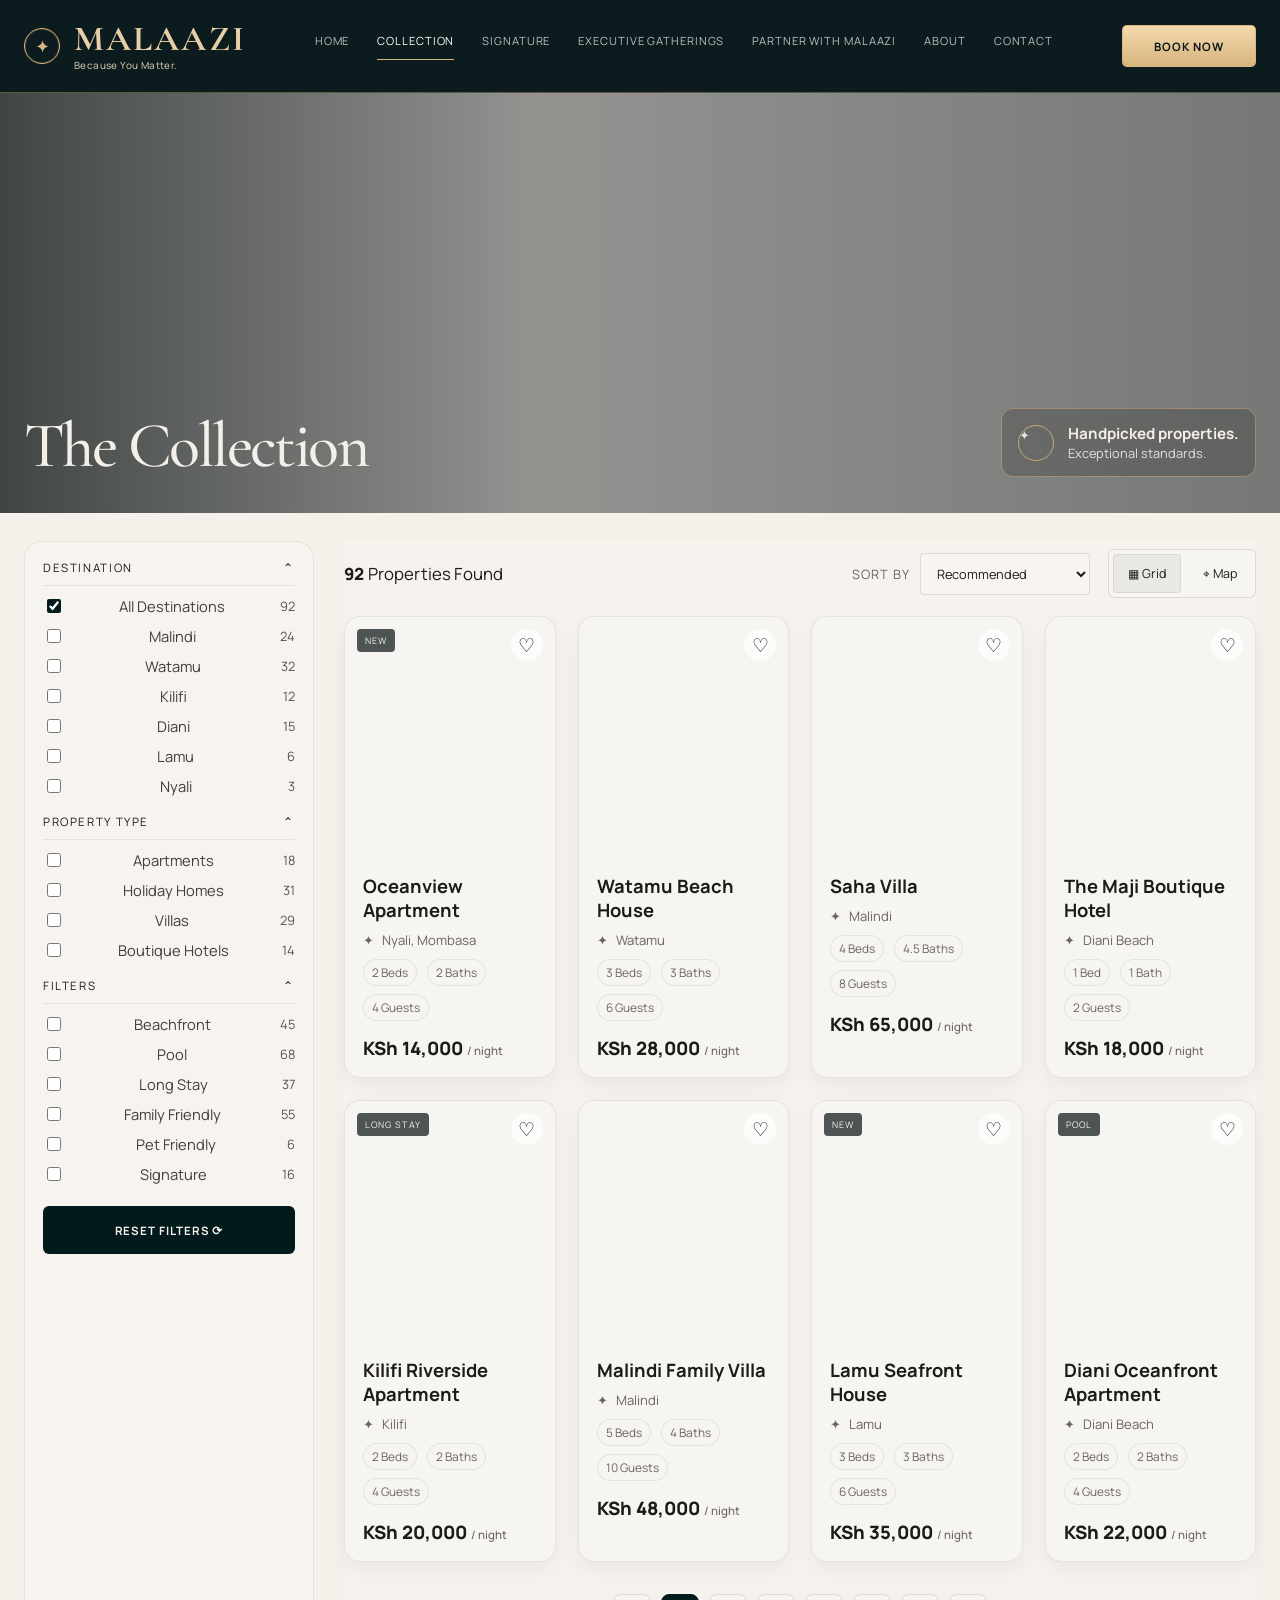
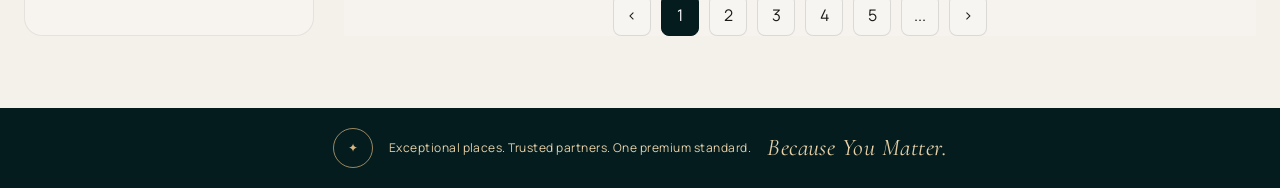
<file: collection.html>
<!DOCTYPE html>
<html lang="en">
  <head>
    <meta charset="UTF-8" />
    <meta name="viewport" content="width=device-width, initial-scale=1.0" />
    <title>Malaazi | Collection</title>
    <meta name="description" content="Malaazi premium coastal stays and hospitality experiences on Kenya's coast." />
    <link rel="preconnect" href="https://fonts.googleapis.com" />
    <link rel="preconnect" href="https://fonts.gstatic.com" crossorigin />
    <link href="https://fonts.googleapis.com/css2?family=Cormorant+Garamond:wght@400;500;600;700&family=Manrope:wght@400;500;600;700;800&display=swap" rel="stylesheet" />
    <link rel="stylesheet" href="styles.css" />
  </head>
  <body>
    <header class="topbar dark">
      <div class="container nav-wrap">
        <a href="index.html" class="brand" aria-label="Malaazi home">
          <div class="brand-mark" aria-hidden="true"><span class="mark-icon">✦</span></div>
          <div class="brand-copy">
            <span class="brand-name">MALAAZI</span>
            <span class="brand-tag">Because You Matter.</span>
          </div>
        </a>

        <nav class="main-nav" aria-label="Main navigation">
          <a href="index.html">Home</a>
          <a href="collection.html" class="active">Collection</a>
          <a href="signature.html">Signature</a>
          <a href="executive-gatherings.html">Executive Gatherings</a>
          <a href="partner-with-malaazi.html">Partner with Malaazi</a>
          <a href="about.html">About</a>
          <a href="contact.html">Contact</a>
        </nav>

        <a href="contact.html" class="button button-book">Book Now</a>
        <button class="nav-toggle" aria-label="Toggle navigation" aria-expanded="false">
          <span></span><span></span><span></span>
        </button>
      </div>
    </header>

    <main>
      <section class="hero hero-collection">
        <div class="container hero-inner hero-inner-collection">
          <div class="hero-copy">
            <h1>The Collection</h1>
          </div>
          <div class="hero-badge">
            <span class="icon-badge">✦</span>
            <div>
              <strong>Handpicked properties.</strong>
              <span>Exceptional standards.</span>
            </div>
          </div>
        </div>
      </section>

      <section class="listings-panel">
        <div class="container listings-shell">
          <aside class="filters-panel">
            <div class="filter-block">
              <div class="filter-header"><span>Destination</span><span class="chev">⌃</span></div>
              <div class="filter-list">
                <label><input type="checkbox" checked /> All Destinations <span>92</span></label>
                <label><input type="checkbox" /> Malindi <span>24</span></label>
                <label><input type="checkbox" /> Watamu <span>32</span></label>
                <label><input type="checkbox" /> Kilifi <span>12</span></label>
                <label><input type="checkbox" /> Diani <span>15</span></label>
                <label><input type="checkbox" /> Lamu <span>6</span></label>
                <label><input type="checkbox" /> Nyali <span>3</span></label>
              </div>
            </div>

            <div class="filter-block">
              <div class="filter-header"><span>Property Type</span><span class="chev">⌃</span></div>
              <div class="filter-list">
                <label><input type="checkbox" /> Apartments <span>18</span></label>
                <label><input type="checkbox" /> Holiday Homes <span>31</span></label>
                <label><input type="checkbox" /> Villas <span>29</span></label>
                <label><input type="checkbox" /> Boutique Hotels <span>14</span></label>
              </div>
            </div>

            <div class="filter-block">
              <div class="filter-header"><span>Filters</span><span class="chev">⌃</span></div>
              <div class="filter-list">
                <label><input type="checkbox" /> Beachfront <span>45</span></label>
                <label><input type="checkbox" /> Pool <span>68</span></label>
                <label><input type="checkbox" /> Long Stay <span>37</span></label>
                <label><input type="checkbox" /> Family Friendly <span>55</span></label>
                <label><input type="checkbox" /> Pet Friendly <span>6</span></label>
                <label><input type="checkbox" /> Signature <span>16</span></label>
              </div>
            </div>

            <button class="reset-filters">Reset Filters <span>⟳</span></button>
          </aside>

          <div class="listings-content">
            <div class="toolbar">
              <div class="results"><span>92</span> Properties Found</div>
              <div class="toolbar-actions">
                <label class="sort-wrap">
                  <span>Sort By</span>
                  <select>
                    <option>Recommended</option>
                    <option>Price: Low to High</option>
                    <option>Price: High to Low</option>
                  </select>
                </label>
                <div class="view-switch">
                  <button class="active" aria-label="Grid view">▦ Grid</button>
                  <button aria-label="Map view">⌖ Map</button>
                </div>
              </div>
            </div>

            <div class="property-grid">
              <article class="property-card">
                <div class="thumb thumb-one">
                  <span class="tag tag-new">New</span>
                  <button class="wishlist" aria-label="Save property">♡</button>
                </div>
                <div class="property-body">
                  <h3>Oceanview Apartment</h3>
                  <div class="meta-line"><span>✦</span> Nyali, Mombasa</div>
                  <div class="feature-row"><span>2 Beds</span><span>2 Baths</span><span>4 Guests</span></div>
                  <div class="price">KSh 14,000 <small>/ night</small></div>
                </div>
              </article>

              <article class="property-card">
                <div class="thumb thumb-two"><button class="wishlist" aria-label="Save property">♡</button></div>
                <div class="property-body">
                  <h3>Watamu Beach House</h3>
                  <div class="meta-line"><span>✦</span> Watamu</div>
                  <div class="feature-row"><span>3 Beds</span><span>3 Baths</span><span>6 Guests</span></div>
                  <div class="price">KSh 28,000 <small>/ night</small></div>
                </div>
              </article>

              <article class="property-card">
                <div class="thumb thumb-three"><button class="wishlist" aria-label="Save property">♡</button></div>
                <div class="property-body">
                  <h3>Saha Villa</h3>
                  <div class="meta-line"><span>✦</span> Malindi</div>
                  <div class="feature-row"><span>4 Beds</span><span>4.5 Baths</span><span>8 Guests</span></div>
                  <div class="price">KSh 65,000 <small>/ night</small></div>
                </div>
              </article>

              <article class="property-card">
                <div class="thumb thumb-four"><button class="wishlist" aria-label="Save property">♡</button></div>
                <div class="property-body">
                  <h3>The Maji Boutique Hotel</h3>
                  <div class="meta-line"><span>✦</span> Diani Beach</div>
                  <div class="feature-row"><span>1 Bed</span><span>1 Bath</span><span>2 Guests</span></div>
                  <div class="price">KSh 18,000 <small>/ night</small></div>
                </div>
              </article>

              <article class="property-card">
                <div class="thumb thumb-five"><span class="tag tag-long">Long Stay</span><button class="wishlist" aria-label="Save property">♡</button></div>
                <div class="property-body">
                  <h3>Kilifi Riverside Apartment</h3>
                  <div class="meta-line"><span>✦</span> Kilifi</div>
                  <div class="feature-row"><span>2 Beds</span><span>2 Baths</span><span>4 Guests</span></div>
                  <div class="price">KSh 20,000 <small>/ night</small></div>
                </div>
              </article>

              <article class="property-card">
                <div class="thumb thumb-six"><button class="wishlist" aria-label="Save property">♡</button></div>
                <div class="property-body">
                  <h3>Malindi Family Villa</h3>
                  <div class="meta-line"><span>✦</span> Malindi</div>
                  <div class="feature-row"><span>5 Beds</span><span>4 Baths</span><span>10 Guests</span></div>
                  <div class="price">KSh 48,000 <small>/ night</small></div>
                </div>
              </article>

              <article class="property-card">
                <div class="thumb thumb-seven"><span class="tag tag-new">New</span><button class="wishlist" aria-label="Save property">♡</button></div>
                <div class="property-body">
                  <h3>Lamu Seafront House</h3>
                  <div class="meta-line"><span>✦</span> Lamu</div>
                  <div class="feature-row"><span>3 Beds</span><span>3 Baths</span><span>6 Guests</span></div>
                  <div class="price">KSh 35,000 <small>/ night</small></div>
                </div>
              </article>

              <article class="property-card">
                <div class="thumb thumb-eight"><span class="tag tag-pool">Pool</span><button class="wishlist" aria-label="Save property">♡</button></div>
                <div class="property-body">
                  <h3>Diani Oceanfront Apartment</h3>
                  <div class="meta-line"><span>✦</span> Diani Beach</div>
                  <div class="feature-row"><span>2 Beds</span><span>2 Baths</span><span>4 Guests</span></div>
                  <div class="price">KSh 22,000 <small>/ night</small></div>
                </div>
              </article>
            </div>

            <div class="pagination">
              <button class="page-nav disabled">‹</button>
              <button class="page active">1</button>
              <button class="page">2</button>
              <button class="page">3</button>
              <button class="page">4</button>
              <button class="page">5</button>
              <button class="page">...</button>
              <button class="page-nav">›</button>
            </div>
          </div>
        </div>
      </section>
    </main>

    <footer class="site-footer dark">
      <div class="container footer-compact">
        <div class="footer-mark"><span>✦</span></div>
        <p>Exceptional places. Trusted partners. One premium standard.</p>
        <span class="footer-signoff">Because You Matter.</span>
      </div>
    </footer>

    <script src="script.js"></script>
  </body>
</html>
</file>
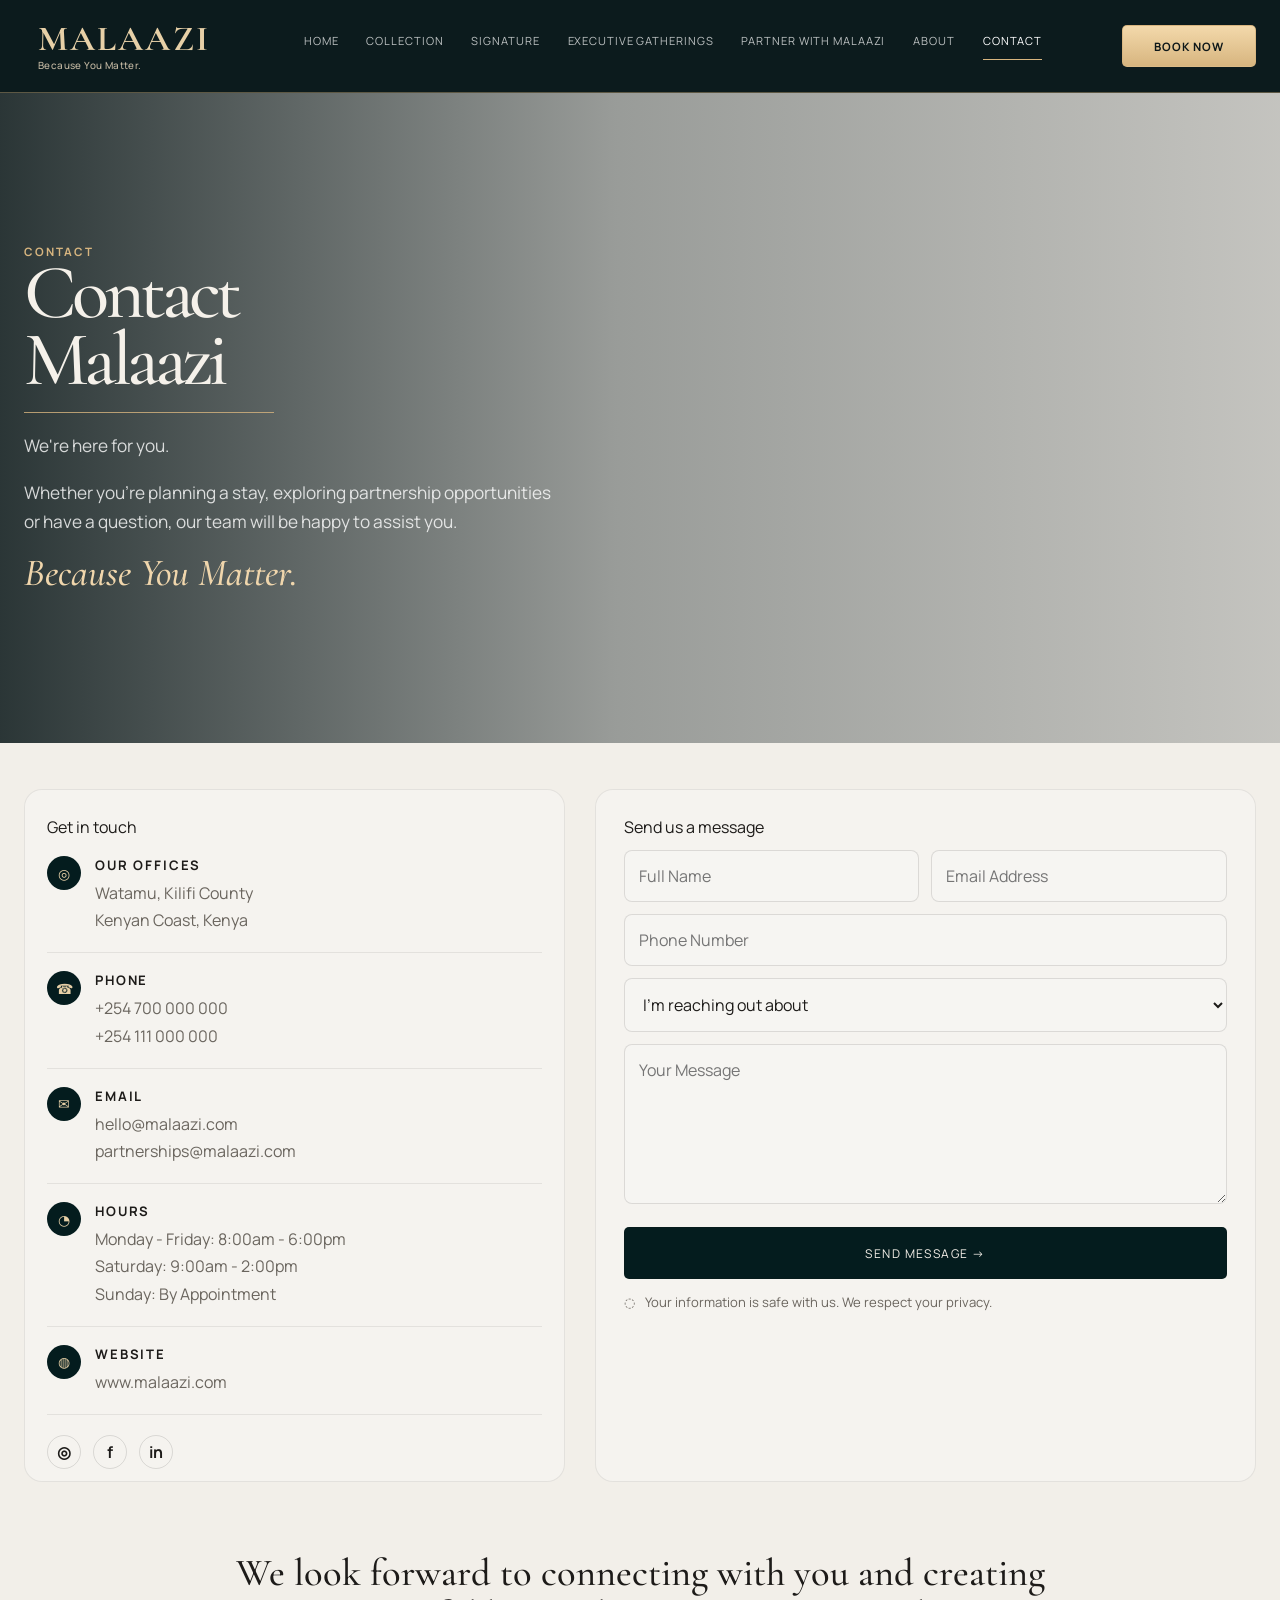
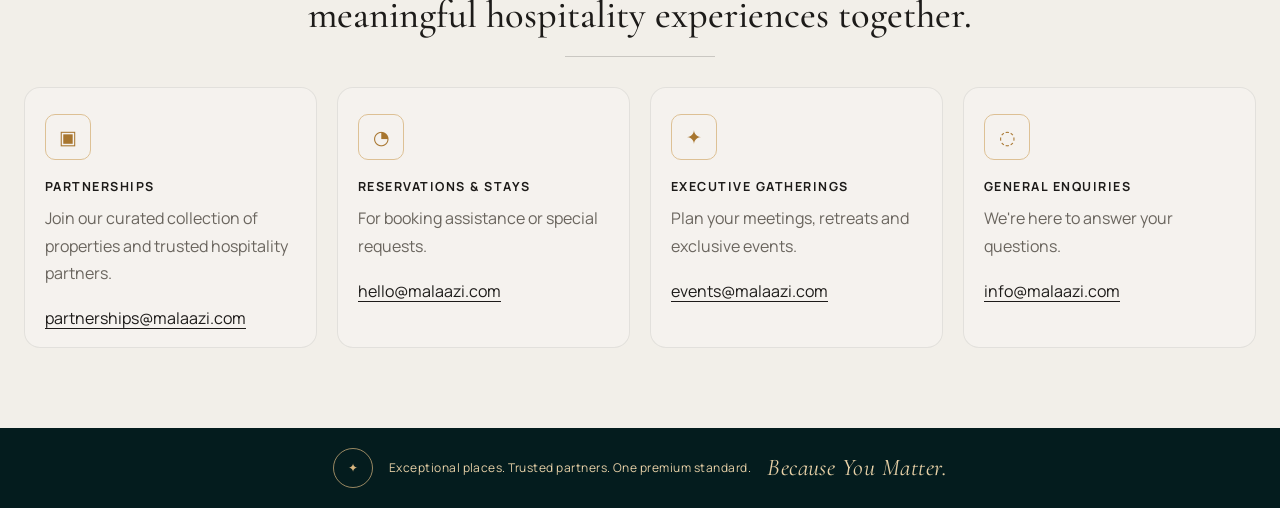
<file: contact.html>
<!DOCTYPE html>
<html lang="en">
  <head>
    <meta charset="UTF-8" />
    <meta name="viewport" content="width=device-width, initial-scale=1.0" />
    <title>Contact | Malaazi</title>
    <link rel="preconnect" href="https://fonts.googleapis.com" />
    <link rel="preconnect" href="https://fonts.gstatic.com" crossorigin />
    <link href="https://fonts.googleapis.com/css2?family=Cormorant+Garamond:wght@400;500;600;700&family=Manrope:wght@400;500;600;700;800&display=swap" rel="stylesheet" />
    <link rel="stylesheet" href="styles.css" />
  </head>
  <body>
    <header class="topbar dark">
      <div class="container nav-wrap">
        <a href="index.html" class="brand" aria-label="Malaazi home">
          <div class="brand-logo" aria-hidden="true">
            <svg viewBox="0 0 220 220" role="img" aria-label="Malaazi logo">
              <defs>
                <linearGradient id="goldGrad" x1="0%" x2="100%" y1="0%" y2="100%">
                  <stop offset="0%" stop-color="#f7e4b5" />
                  <stop offset="30%" stop-color="#e3c27a" />
                  <stop offset="60%" stop-color="#c89647" />
                  <stop offset="100%" stop-color="#f6d9a1" />
                </linearGradient>
              </defs>
              <g fill="none" stroke="url(#goldGrad)" stroke-width="8">
                <path d="M45 110 L65 65 L110 110 L155 65 L175 110 L155 155 L110 110 L65 155 Z" opacity="0.9"/>
                <path d="M110 35 L126 50 L110 65 L94 50 Z"/>
                <path d="M35 110 L50 94 L65 110 L50 126 Z"/>
                <path d="M110 185 L126 170 L110 155 L94 170 Z"/>
                <path d="M185 110 L170 94 L155 110 L170 126 Z"/>
                <circle cx="110" cy="110" r="64" fill="rgba(215,181,127,0.12)"/>
                <circle cx="110" cy="110" r="82" opacity="0.8"/>
              </g>
              <path d="M82 149c0-26 18-44 38-44 15 0 26 7 33 18l-17 9c-4-6-10-9-18-9-12 0-21 9-21 25 0 16 9 26 21 26 9 0 14-3 18-9l17 9c-7 11-18 18-33 18-20 0-38-18-38-43Z" fill="url(#goldGrad)"/>
              <path d="M104 98h4l14 42h-18l-4-13h-18l-4 13H51l14-42h17l-4 16h13l5-16h15l5 16h13l-4-16Z" fill="url(#goldGrad)" opacity="0.9"/>
            </svg>
          </div>
          <div class="brand-copy">
            <span class="brand-name">MALAAZI</span>
            <span class="brand-tag">Because You Matter.</span>
          </div>
        </a>

        <nav class="main-nav" aria-label="Main navigation">
          <a href="index.html">Home</a>
          <a href="collection.html">Collection</a>
          <a href="signature.html">Signature</a>
          <a href="executive-gatherings.html">Executive Gatherings</a>
          <a href="partner-with-malaazi.html">Partner with Malaazi</a>
          <a href="about.html">About</a>
          <a href="contact.html" class="active">Contact</a>
        </nav>

        <a href="contact.html" class="button button-book">Book Now</a>
        <button class="nav-toggle" aria-label="Toggle navigation" aria-expanded="false">
          <span></span><span></span><span></span>
        </button>
      </div>
    </header>

    <main>
      <section class="hero hero-contact">
        <div class="container hero-contact-inner">
          <div class="contact-intro">
            <div class="eyebrow">Contact</div>
            <h1>Contact<br>Malaazi</h1>
            <div class="hero-rule"></div>
            <p>We're here for you.</p>
            <p>Whether you're planning a stay, exploring partnership opportunities or have a question, our team will be happy to assist you.</p>
            <div class="script-line">Because You Matter.</div>
          </div>
        </div>
      </section>

      <section class="contact-section">
        <div class="container contact-grid">
          <aside class="panel contact-details">
            <div class="section-kicker">Get in touch</div>
            <div class="detail-item">
              <div class="icon-circle">◎</div>
              <div>
                <h3>Our Offices</h3>
                <p>Watamu, Kilifi County<br>Kenyan Coast, Kenya</p>
              </div>
            </div>
            <div class="detail-item">
              <div class="icon-circle">☎</div>
              <div>
                <h3>Phone</h3>
                <p>+254 700 000 000<br>+254 111 000 000</p>
              </div>
            </div>
            <div class="detail-item">
              <div class="icon-circle">✉</div>
              <div>
                <h3>Email</h3>
                <p>hello@malaazi.com<br>partnerships@malaazi.com</p>
              </div>
            </div>
            <div class="detail-item">
              <div class="icon-circle">◔</div>
              <div>
                <h3>Hours</h3>
                <p>Monday - Friday: 8:00am - 6:00pm<br>Saturday: 9:00am - 2:00pm<br>Sunday: By Appointment</p>
              </div>
            </div>
            <div class="detail-item">
              <div class="icon-circle">◍</div>
              <div>
                <h3>Website</h3>
                <p>www.malaazi.com</p>
              </div>
            </div>
            <div class="social-row">
              <a href="#">◎</a>
              <a href="#">f</a>
              <a href="#">in</a>
            </div>
          </aside>

          <div class="panel contact-form">
            <div class="section-kicker right">Send us a message</div>
            <form class="message-form">
              <div class="field-row">
                <input type="text" placeholder="Full Name" aria-label="Full Name" />
                <input type="email" placeholder="Email Address" aria-label="Email Address" />
              </div>
              <input type="tel" placeholder="Phone Number" aria-label="Phone Number" />
              <select aria-label="I'm reaching out about">
                <option>I'm reaching out about</option>
                <option>Reservations</option>
                <option>Partnership</option>
                <option>Executive Gathering</option>
                <option>General Inquiry</option>
              </select>
              <textarea placeholder="Your Message" aria-label="Your Message"></textarea>
              <button type="submit" class="button button-dark">Send Message →</button>
              <div class="privacy-note">
                <span>◌</span>
                <span>Your information is safe with us. We respect your privacy.</span>
              </div>
            </form>
          </div>
        </div>
      </section>

      <section class="connect-strip">
        <div class="container connect-inner">
          <h2>We look forward to connecting with you and creating meaningful hospitality experiences together.</h2>
          <div class="divider"></div>
          <div class="connect-cards">
            <article class="mini-card">
              <div class="mini-icon">▣</div>
              <h3>Partnerships</h3>
              <p>Join our curated collection of properties and trusted hospitality partners.</p>
              <a href="mailto:partnerships@malaazi.com">partnerships@malaazi.com</a>
            </article>
            <article class="mini-card">
              <div class="mini-icon">◔</div>
              <h3>Reservations & Stays</h3>
              <p>For booking assistance or special requests.</p>
              <a href="mailto:hello@malaazi.com">hello@malaazi.com</a>
            </article>
            <article class="mini-card">
              <div class="mini-icon">✦</div>
              <h3>Executive Gatherings</h3>
              <p>Plan your meetings, retreats and exclusive events.</p>
              <a href="mailto:events@malaazi.com">events@malaazi.com</a>
            </article>
            <article class="mini-card">
              <div class="mini-icon">◌</div>
              <h3>General Enquiries</h3>
              <p>We're here to answer your questions.</p>
              <a href="mailto:info@malaazi.com">info@malaazi.com</a>
            </article>
          </div>
        </div>
      </section>
    </main>

    <footer class="site-footer dark">
      <div class="container footer-compact">
        <div class="footer-mark"><span>✦</span></div>
        <p>Exceptional places. Trusted partners. One premium standard.</p>
        <span class="footer-signoff">Because You Matter.</span>
      </div>
    </footer>
    <script src="script.js"></script>
  </body>
</html>
</file>
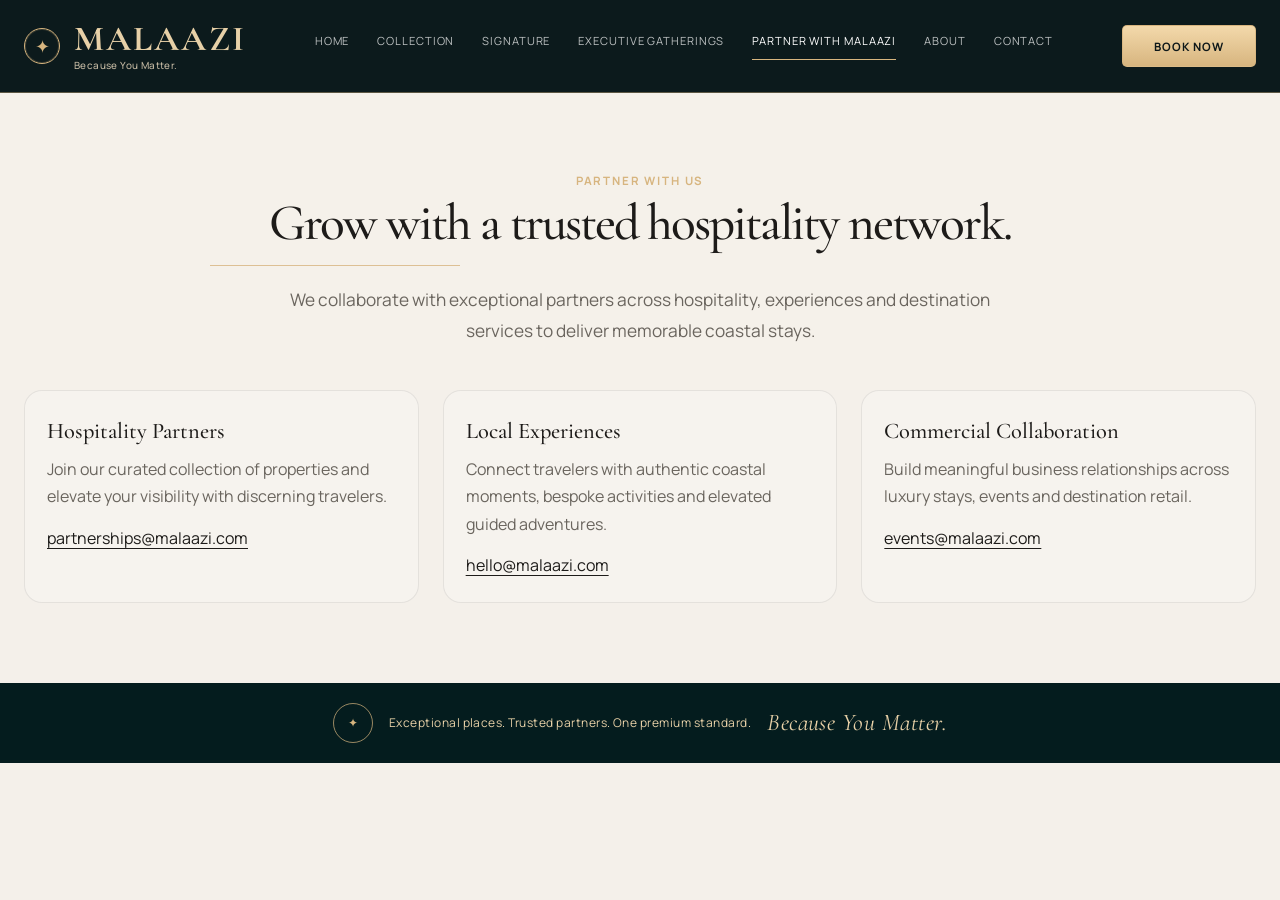
<file: partner-with-malaazi.html>
<!DOCTYPE html>
<html lang="en">
  <head>
    <meta charset="UTF-8" />
    <meta name="viewport" content="width=device-width, initial-scale=1.0" />
    <title>Malaazi | Partner with Malaazi</title>
    <meta name="description" content="Partner with Malaazi for hospitality partnerships and curated stays." />
    <link rel="preconnect" href="https://fonts.googleapis.com" />
    <link rel="preconnect" href="https://fonts.gstatic.com" crossorigin />
    <link href="https://fonts.googleapis.com/css2?family=Cormorant+Garamond:wght@400;500;600;700&family=Manrope:wght@400;500;600;700;800&display=swap" rel="stylesheet" />
    <link rel="stylesheet" href="styles.css" />
  </head>
  <body>
    <header class="topbar dark">
      <div class="container nav-wrap">
        <a href="index.html" class="brand" aria-label="Malaazi home">
          <div class="brand-mark" aria-hidden="true"><span class="mark-icon">✦</span></div>
          <div class="brand-copy">
            <span class="brand-name">MALAAZI</span>
            <span class="brand-tag">Because You Matter.</span>
          </div>
        </a>

        <nav class="main-nav" aria-label="Main navigation">
          <a href="index.html">Home</a>
          <a href="collection.html">Collection</a>
          <a href="signature.html">Signature</a>
          <a href="executive-gatherings.html">Executive Gatherings</a>
          <a href="partner-with-malaazi.html" class="active">Partner with Malaazi</a>
          <a href="about.html">About</a>
          <a href="contact.html">Contact</a>
        </nav>

        <a href="contact.html" class="button button-book">Book Now</a>
        <button class="nav-toggle" aria-label="Toggle navigation" aria-expanded="false">
          <span></span><span></span><span></span>
        </button>
      </div>
    </header>

    <main>
      <section class="page-intro page-intro-partner">
        <div class="container narrow text-center">
          <div class="section-label">Partner with us</div>
          <h1>Grow with a trusted hospitality network.</h1>
          <div class="hero-rule"></div>
          <p>We collaborate with exceptional partners across hospitality, experiences and destination services to deliver memorable coastal stays.</p>
        </div>
      </section>

      <section class="partner-section">
        <div class="container partner-grid">
          <div class="partner-box">
            <h3>Hospitality Partners</h3>
            <p>Join our curated collection of properties and elevate your visibility with discerning travelers.</p>
            <a href="mailto:partnerships@malaazi.com">partnerships@malaazi.com</a>
          </div>
          <div class="partner-box">
            <h3>Local Experiences</h3>
            <p>Connect travelers with authentic coastal moments, bespoke activities and elevated guided adventures.</p>
            <a href="mailto:hello@malaazi.com">hello@malaazi.com</a>
          </div>
          <div class="partner-box">
            <h3>Commercial Collaboration</h3>
            <p>Build meaningful business relationships across luxury stays, events and destination retail.</p>
            <a href="mailto:events@malaazi.com">events@malaazi.com</a>
          </div>
        </div>
      </section>
    </main>

    <footer class="site-footer dark">
      <div class="container footer-compact">
        <div class="footer-mark"><span>✦</span></div>
        <p>Exceptional places. Trusted partners. One premium standard.</p>
        <span class="footer-signoff">Because You Matter.</span>
      </div>
    </footer>

    <script src="script.js"></script>
  </body>
</html>
</file>
<file: styles.css>
* {
  box-sizing: border-box;
}

:root {
  --bg-dark: #041c1e;
  --bg-dark-2: #031a1d;
  --dark-soft: rgba(3, 17, 18, 0.82);
  --cream: #f4f0ea;
  --cream-strong: #ebe4dc;
  --gold: #d7b57f;
  --gold-soft: #e7d0a7;
  --gold-deep: #a8762f;
  --text-dark: #1d1b19;
  --text-soft: #6a655e;
  --border: rgba(215, 181, 127, 0.8);
  --card-shadow: 0 18px 34px rgba(8, 25, 26, 0.12);
}

html {
  scroll-behavior: smooth;
}

body {
  margin: 0;
  font-family: "Manrope", sans-serif;
  background: var(--cream);
  color: var(--text-dark);
}

a {
  color: inherit;
  text-decoration: none;
}

img {
  max-width: 100%;
  display: block;
}

button,
input,
select,
textarea {
  font: inherit;
}

.container {
  width: min(1280px, calc(100% - 48px));
  margin: 0 auto;
}

.topbar {
  background: rgba(3, 18, 20, 0.96);
  border-bottom: 1px solid rgba(215, 181, 127, 0.4);
  position: sticky;
  top: 0;
  z-index: 20;
}

.nav-wrap {
  display: flex;
  align-items: center;
  min-height: 92px;
  gap: 24px;
}

.brand {
  display: flex;
  align-items: center;
  gap: 14px;
  min-width: 200px;
}

.brand-mark {
  width: 36px;
  height: 36px;
  border-radius: 50%;
  border: 1px solid var(--gold);
  display: grid;
  place-items: center;
  box-shadow: inset 0 0 0 1px rgba(215, 181, 127, 0.2);
}

.mark-icon {
  color: var(--gold);
  font-size: 1.1rem;
}

.brand-copy {
  display: flex;
  flex-direction: column;
  color: var(--gold-soft);
  line-height: 1;
}

.brand-name {
  font-family: "Cormorant Garamond", serif;
  font-size: clamp(2.2rem, 2vw, 2.6rem);
  letter-spacing: 0.06em;
  font-weight: 700;
}

.brand-tag {
  font-size: 0.62rem;
  letter-spacing: 0.04em;
  margin-top: 4px;
  opacity: 0.8;
  font-weight: 500;
  color: #f0dfc3;
}

.main-nav {
  display: flex;
  align-items: center;
  justify-content: center;
  gap: 28px;
  flex: 1;
  flex-wrap: wrap;
}

.main-nav a {
  color: rgba(255, 255, 255, 0.72);
  text-transform: uppercase;
  letter-spacing: 0.08em;
  font-size: 0.7rem;
  position: relative;
  padding: 0 0 12px;
  transition: color 0.2s ease;
}

.main-nav a::after {
  content: "";
  position: absolute;
  left: 0;
  right: 0;
  bottom: 0;
  height: 1px;
  background: var(--gold);
  transform: scaleX(0);
  transform-origin: center;
  transition: transform 0.2s ease;
}

.main-nav a:hover,
.main-nav a.active {
  color: #fff;
}

.main-nav a:hover::after,
.main-nav a.active::after {
  transform: scaleX(1);
}

.button {
  display: inline-flex;
  align-items: center;
  justify-content: center;
  border-radius: 5px;
  transition: transform 0.2s ease, filter 0.2s ease;
  border: none;
  cursor: pointer;
}

.button:hover {
  transform: translateY(-1px);
  filter: brightness(1.04);
}

.button-book {
  min-width: 134px;
  height: 42px;
  background: linear-gradient(180deg, #f3d9ab, #d7b57f);
  border: 1px solid rgba(215, 181, 127, 0.8);
  color: #0d1719;
  font-size: 0.72rem;
  letter-spacing: 0.08em;
  text-transform: uppercase;
  font-weight: 700;
}

.nav-toggle {
  display: none;
  background: transparent;
  border: 0;
  width: 40px;
  height: 40px;
  padding: 10px 8px;
  cursor: pointer;
}

.nav-toggle span {
  display: block;
  width: 100%;
  height: 2px;
  background: var(--gold);
  margin: 5px 0;
}

.hero {
  position: relative;
  overflow: hidden;
}

.hero-home {
  background: linear-gradient(90deg, rgba(2, 10, 11, 0.7) 0%, rgba(2, 10, 11, 0.35) 50%, rgba(2, 10, 11, 0.6) 100%),
    url("https://images.unsplash.com/photo-1506905925346-21bda4d32df4?auto=format&fit=crop&w=1600&q=80") center/cover no-repeat;
  min-height: 700px;
}

.hero-home-inner {
  min-height: 700px;
  display: flex;
  flex-direction: column;
  justify-content: center;
  align-items: flex-start;
  padding: 80px 0;
}

.hero-home h1 {
  margin: 0 0 24px;
  font-family: "Cormorant Garamond", serif;
  font-size: clamp(5rem, 7vw, 8rem);
  line-height: 0.9;
  letter-spacing: -0.05em;
  color: #f3efe6;
  font-weight: 500;
}

.hero-home p {
  margin: 0 0 28px;
  max-width: 580px;
  font-size: 1.25rem;
  line-height: 1.6;
  color: rgba(255, 255, 255, 0.85);
}

.hero-collection {
  min-height: 420px;
  background: linear-gradient(90deg, rgba(2, 10, 11, 0.74) 0%, rgba(2, 10, 11, 0.4) 42%, rgba(2, 10, 11, 0.52) 100%),
    url("https://images.unsplash.com/photo-1505693416388-ac5ce068fe85?auto=format&fit=crop&w=1600&q=80") center/cover no-repeat;
}

.hero-inner-collection {
  min-height: 420px;
  display: flex;
  align-items: flex-end;
  justify-content: space-between;
  padding: 60px 0 36px;
}

.hero-copy h1 {
  margin: 0;
  font-family: "Cormorant Garamond", serif;
  font-size: clamp(4rem, 5vw, 6rem);
  line-height: 0.95;
  color: #f3efe9;
  font-weight: 500;
  letter-spacing: -0.04em;
}

.hero-badge {
  display: flex;
  align-items: center;
  gap: 14px;
  background: rgba(0, 0, 0, 0.18);
  border: 1px solid rgba(215, 181, 127, 0.5);
  padding: 14px 16px;
  color: #f6efe6;
  border-radius: 12px;
  backdrop-filter: blur(2px);
}

.icon-badge {
  width: 36px;
  height: 36px;
  border-radius: 50%;
  display: grid;
  place-items: center;
  border: 1px solid rgba(215, 181, 127, 0.85);
  color: var(--gold);
}

.hero-badge strong,
.hero-badge span {
  display: block;
}

.hero-badge strong {
  font-size: 0.95rem;
  font-weight: 700;
}

.hero-badge span {
  font-size: 0.8rem;
  color: rgba(255, 255, 255, 0.8);
}

.home-showcase {
  background: var(--cream);
  padding: 48px 0 64px;
}

.showcase-grid {
  display: grid;
  grid-template-columns: repeat(4, minmax(0, 1fr));
  gap: 24px;
}

.showcase-card {
  background: rgba(255, 255, 255, 0.25);
  border: 1px solid rgba(34, 33, 30, 0.08);
  border-radius: 18px;
  overflow: hidden;
  box-shadow: 0 8px 22px rgba(8, 17, 18, 0.05);
}

.showcase-card img {
  width: 100%;
  height: 240px;
  object-fit: cover;
}

.showcase-card h3 {
  margin: 18px 18px 10px;
  font-size: 1.3rem;
  font-family: "Cormorant Garamond", serif;
  font-weight: 500;
}

.showcase-card p {
  margin: 0 18px 18px;
  color: var(--text-soft);
  line-height: 1.6;
  font-size: 0.95rem;
}

.home-cta {
  background: linear-gradient(90deg, rgba(2, 10, 11, 0.85), rgba(2, 10, 11, 0.72)),
    url("https://images.unsplash.com/photo-1507525428034-b723cf961d3e?auto=format&fit=crop&w=1600&q=80") center/cover no-repeat;
  padding: 80px 0;
}

.cta-inner {
  display: flex;
  align-items: center;
  justify-content: space-between;
  gap: 40px;
}

.cta-copy h2 {
  margin: 0 0 14px;
  font-family: "Cormorant Garamond", serif;
  font-size: clamp(2.8rem, 3.5vw, 4rem);
  line-height: 1.1;
  color: #f3efe6;
  font-weight: 500;
}

.cta-copy p {
  margin: 0;
  max-width: 500px;
  font-size: 1.1rem;
  color: rgba(255, 255, 255, 0.82);
  line-height: 1.7;
}

.button-large {
  height: 56px;
  padding: 0 32px;
  background: linear-gradient(180deg, #f3d9ab, #d7b57f);
  border: 1px solid rgba(215, 181, 127, 0.8);
  color: #0d1719;
  font-size: 0.75rem;
  letter-spacing: 0.1em;
  text-transform: uppercase;
  font-weight: 700;
  white-space: nowrap;
}

.listings-panel {
  background: var(--cream);
  padding: 28px 0 72px;
}

.listings-shell {
  display: grid;
  grid-template-columns: 290px minmax(0, 1fr);
  gap: 30px;
}

.filters-panel {
  background: rgba(255, 255, 255, 0.25);
  border: 1px solid rgba(34, 33, 30, 0.08);
  border-radius: 18px;
  padding: 18px 18px 20px;
  min-height: 100%;
}

.filter-block + .filter-block {
  margin-top: 18px;
}

.filter-header {
  display: flex;
  align-items: center;
  justify-content: space-between;
  font-size: 0.72rem;
  letter-spacing: 0.14em;
  text-transform: uppercase;
  color: var(--text-dark);
  padding-bottom: 10px;
  border-bottom: 1px solid rgba(17, 17, 17, 0.08);
  margin-bottom: 10px;
}

.filter-list {
  display: flex;
  flex-direction: column;
  gap: 10px;
}

.filter-list label {
  display: flex;
  align-items: center;
  justify-content: space-between;
  gap: 8px;
  font-size: 0.92rem;
  color: rgba(17, 17, 17, 0.8);
}

.filter-list input {
  accent-color: var(--bg-dark);
  width: 14px;
  height: 14px;
}

.filter-list span {
  color: rgba(17, 17, 17, 0.7);
  font-size: 0.8rem;
}

.reset-filters {
  width: 100%;
  margin-top: 22px;
  border: 0;
  border-radius: 6px;
  background: var(--bg-dark-2);
  color: #f3efe8;
  height: 48px;
  letter-spacing: 0.08em;
  text-transform: uppercase;
  font-size: 0.72rem;
  font-weight: 700;
  cursor: pointer;
}

.listings-content {
  background: rgba(255, 255, 255, 0.16);
}

.toolbar {
  display: flex;
  align-items: center;
  justify-content: space-between;
  gap: 20px;
  margin-bottom: 18px;
  padding-top: 8px;
}

.results {
  font-size: 1.05rem;
  color: var(--text-dark);
  letter-spacing: 0.01em;
}

.results span {
  font-weight: 800;
}

.toolbar-actions {
  display: flex;
  align-items: center;
  gap: 18px;
}

.sort-wrap {
  display: flex;
  align-items: center;
  gap: 10px;
  font-size: 0.8rem;
  text-transform: uppercase;
  letter-spacing: 0.08em;
  color: var(--text-soft);
}

.sort-wrap select {
  min-width: 170px;
  height: 42px;
  border: 1px solid rgba(17, 17, 17, 0.12);
  border-radius: 4px;
  background: rgba(255, 255, 255, 0.22);
  padding: 0 12px;
  color: var(--text-dark);
}

.view-switch {
  display: inline-flex;
  align-items: center;
  gap: 8px;
  border: 1px solid rgba(17, 17, 17, 0.12);
  border-radius: 6px;
  padding: 4px;
  background: rgba(255, 255, 255, 0.18);
}

.view-switch button {
  border: 0;
  background: transparent;
  padding: 10px 14px;
  border-radius: 4px;
  color: var(--text-dark);
  font-size: 0.78rem;
  cursor: pointer;
}

.view-switch .active {
  background: rgba(3, 18, 20, 0.05);
  border: 1px solid rgba(17, 17, 17, 0.08);
}

.property-grid {
  display: grid;
  grid-template-columns: repeat(4, minmax(0, 1fr));
  gap: 22px;
}

.property-card {
  background: rgba(255, 255, 255, 0.18);
  border: 1px solid rgba(17, 17, 17, 0.08);
  border-radius: 16px;
  overflow: hidden;
  box-shadow: 0 8px 22px rgba(8, 17, 18, 0.05);
}

.thumb {
  position: relative;
  height: 240px;
  background-size: cover;
  background-position: center;
}

.thumb-one { background-image: url("https://images.unsplash.com/photo-1494526585095-c41746248156?auto=format&fit=crop&w=1200&q=80"); }
.thumb-two { background-image: url("https://images.unsplash.com/photo-1505693416388-ac5ce068fe85?auto=format&fit=crop&w=1200&q=80"); }
.thumb-three { background-image: url("https://images.unsplash.com/photo-1500530855697-b586d89ba3ee?auto=format&fit=crop&w=1200&q=80"); }
.thumb-four { background-image: url("https://images.unsplash.com/photo-1494526585095-c41746248156?auto=format&fit=crop&w=1200&q=80"); }
.thumb-five { background-image: url("https://images.unsplash.com/photo-1505693416388-ac5ce068fe85?auto=format&fit=crop&w=1200&q=80"); }
.thumb-six { background-image: url("https://images.unsplash.com/photo-1494526585095-c41746248156?auto=format&fit=crop&w=1200&q=80"); }
.thumb-seven { background-image: url("https://images.unsplash.com/photo-1500530855697-b586d89ba3ee?auto=format&fit=crop&w=1200&q=80"); }
.thumb-eight { background-image: url("https://images.unsplash.com/photo-1505693416388-ac5ce068fe85?auto=format&fit=crop&w=1200&q=80"); }

.tag {
  position: absolute;
  left: 12px;
  top: 12px;
  font-size: 0.56rem;
  text-transform: uppercase;
  letter-spacing: 0.12em;
  background: rgba(8, 17, 18, 0.7);
  color: #f8f3ea;
  border-radius: 4px;
  padding: 5px 8px;
}

.wishlist {
  position: absolute;
  right: 12px;
  top: 12px;
  width: 32px;
  height: 32px;
  border-radius: 50%;
  background: rgba(255, 255, 255, 0.7);
  border: 0;
  color: var(--bg-dark);
  font-size: 1.2rem;
  display: grid;
  place-items: center;
  cursor: pointer;
}

.property-body {
  padding: 18px 18px 16px;
}

.property-body h3 {
  margin: 0 0 8px;
  font-size: 1.15rem;
  line-height: 1.3;
  font-weight: 700;
  color: var(--text-dark);
}

.meta-line {
  display: flex;
  align-items: center;
  gap: 8px;
  font-size: 0.82rem;
  color: var(--text-soft);
  padding-bottom: 10px;
}

.feature-row {
  display: flex;
  flex-wrap: wrap;
  gap: 8px 10px;
  font-size: 0.74rem;
  color: var(--text-soft);
  margin-bottom: 14px;
}

.feature-row span {
  display: inline-flex;
  align-items: center;
  padding: 4px 8px;
  border: 1px solid rgba(17, 17, 17, 0.08);
  border-radius: 999px;
  background: rgba(255, 255, 255, 0.08);
}

.price {
  font-size: 1.15rem;
  font-weight: 800;
  color: var(--text-dark);
}

.price small {
  font-size: 0.72rem;
  color: var(--text-soft);
  font-weight: 500;
}

.pagination {
  display: flex;
  align-items: center;
  justify-content: center;
  gap: 10px;
  margin-top: 32px;
}

.page-nav,
.page {
  border: 1px solid rgba(17, 17, 17, 0.12);
  background: rgba(255, 255, 255, 0.18);
  color: var(--text-dark);
  padding: 9px 12px;
  min-width: 38px;
  min-height: 38px;
  border-radius: 8px;
  cursor: pointer;
}

.page.active {
  background: var(--bg-dark);
  border-color: var(--bg-dark);
  color: #fff;
}

.site-footer {
  background: var(--bg-dark);
  color: var(--gold-soft);
}

.footer-compact {
  display: flex;
  align-items: center;
  justify-content: center;
  gap: 16px;
  text-align: center;
  min-height: 80px;
  padding: 18px 0;
  font-size: 0.75rem;
  letter-spacing: 0.04em;
}

.footer-mark {
  width: 40px;
  height: 40px;
  border: 1px solid rgba(215, 181, 127, 0.7);
  border-radius: 50%;
  display: grid;
  place-items: center;
  color: var(--gold);
}

.footer-signoff {
  font-family: "Cormorant Garamond", serif;
  font-size: 1.5rem;
  font-style: italic;
}

.hero-signature {
  background: linear-gradient(90deg, rgba(2, 10, 11, 0.78), rgba(2, 10, 11, 0.6)),
    url("https://images.unsplash.com/photo-1500375592092-40eb2168fd21?auto=format&fit=crop&w=1600&q=80") center/cover no-repeat;
  min-height: 700px;
}

.hero-signature-inner {
  min-height: 700px;
  display: flex;
  flex-direction: column;
  justify-content: center;
  align-items: flex-start;
  padding: 80px 0;
}

.eyebrow,
.section-label {
  font-size: 0.72rem;
  letter-spacing: 0.16em;
  text-transform: uppercase;
  color: var(--gold);
  font-weight: 700;
}

.hero-signature h1 {
  margin: 30px 0 18px;
  max-width: 720px;
  font-family: "Cormorant Garamond", serif;
  font-size: clamp(4rem, 5vw, 7rem);
  line-height: 0.95;
  letter-spacing: -0.05em;
  color: #f3efe7;
  font-weight: 500;
}

.hero-rule {
  width: min(100%, 250px);
  height: 1px;
  background: rgba(215, 181, 127, 0.8);
  margin-bottom: 18px;
}

.hero-signature p {
  margin: 0 0 24px;
  max-width: 520px;
  color: rgba(255, 255, 255, 0.82);
  font-size: 1.1rem;
  line-height: 1.6;
}

.button-outline {
  border: 1px solid rgba(215, 181, 127, 0.8);
  color: var(--gold-soft);
  height: 50px;
  padding: 0 22px;
  font-size: 0.72rem;
  text-transform: uppercase;
  letter-spacing: 0.12em;
  background: rgba(255, 255, 255, 0.03);
}

.feature-showcase {
  background: #f6f2ee;
  display: grid;
  grid-template-columns: 1.45fr 0.95fr;
  align-items: center;
  gap: 0;
  max-width: 1430px;
  margin: 0 auto;
  padding: 0 0 20px;
}

.feature-showcase.reverse {
  grid-template-columns: 0.95fr 1.45fr;
}

.feature-visual img {
  width: 100%;
  height: 560px;
  object-fit: cover;
}

.feature-copy {
  padding: 42px 58px;
  background: #f5f0ea;
}

.feature-copy.left {
  padding-right: 38px;
}

.feature-copy h2 {
  margin: 10px 0 18px;
  font-family: "Cormorant Garamond", serif;
  font-size: clamp(3.2rem, 4vw, 5rem);
  line-height: 0.9;
  font-weight: 500;
}

.feature-copy p {
  margin: 0 0 20px;
  color: var(--text-soft);
  font-size: 1.1rem;
  line-height: 1.7;
}

.feature-tags {
  display: flex;
  flex-wrap: wrap;
  gap: 12px;
  margin-bottom: 24px;
}

.feature-tags span {
  display: inline-flex;
  align-items: center;
  gap: 8px;
  padding: 8px 12px;
  border-radius: 999px;
  border: 1px solid rgba(17, 17, 17, 0.12);
  background: rgba(255, 255, 255, 0.2);
  font-size: 0.74rem;
  color: var(--text-dark);
}

.text-link {
  font-size: 0.75rem;
  letter-spacing: 0.12em;
  text-transform: uppercase;
  color: var(--text-dark);
  border-bottom: 1px solid rgba(17, 17, 17, 0.35);
  padding-bottom: 6px;
  display: inline-block;
}

.signature-quote-wrap {
  background: var(--bg-dark);
  padding: 26px 0 60px;
}

.signature-quote {
  width: min(1100px, calc(100% - 48px));
  margin: 0 auto;
  text-align: center;
  color: #f3efe7;
  font-family: "Cormorant Garamond", serif;
  font-size: clamp(2rem, 3vw, 3rem);
  line-height: 1.2;
  font-weight: 500;
}

.hero-contact {
  background: linear-gradient(90deg, rgba(4, 18, 20, 0.84) 0%, rgba(4, 18, 20, 0.38) 48%, rgba(4, 18, 20, 0.2) 100%),
    url("https://images.unsplash.com/photo-1500375592092-40eb2168fd21?auto=format&fit=crop&w=1600&q=80") center/cover no-repeat;
  min-height: 650px;
}

.hero-contact-inner {
  min-height: 650px;
  display: flex;
  align-items: center;
  padding: 80px 0;
}

.contact-intro {
  max-width: 540px;
  color: #f5f1ea;
}

.contact-intro h1 {
  margin: 0 0 18px;
  font-family: "Cormorant Garamond", serif;
  font-size: clamp(4rem, 6vw, 7rem);
  line-height: 0.88;
  letter-spacing: -0.06em;
  font-weight: 500;
}

.contact-intro .lead {
  font-size: 0.8rem;
  letter-spacing: 0.16em;
  text-transform: uppercase;
  color: var(--gold-soft);
  font-weight: 700;
}

.contact-intro p {
  color: rgba(255, 255, 255, 0.8);
  font-size: 1.08rem;
  line-height: 1.7;
}

.script-line {
  font-family: "Cormorant Garamond", serif;
  font-size: clamp(2.2rem, 3vw, 3rem) !important;
  line-height: 1 !important;
  color: #f0d6ac !important;
  font-style: italic;
  font-weight: 500;
}

.contact-section {
  background: #f2efe9;
  padding: 46px 0 0;
}

.contact-grid {
  display: grid;
  grid-template-columns: 0.9fr 1.1fr;
  gap: 30px;
}

.panel {
  background: rgba(255, 255, 255, 0.28);
  border: 1px solid rgba(17, 17, 17, 0.08);
  border-radius: 18px;
  padding: 26px 22px 18px;
}

.contact-details {
  padding-bottom: 12px;
}

.detail-item {
  display: flex;
  align-items: flex-start;
  gap: 14px;
  padding: 18px 0;
  border-bottom: 1px solid rgba(17, 17, 17, 0.08);
}

.icon-circle {
  width: 34px;
  height: 34px;
  border-radius: 50%;
  display: grid;
  place-items: center;
  background: var(--bg-dark);
  color: var(--gold-soft);
  font-size: 0.9rem;
  flex-shrink: 0;
}

.detail-item h3 {
  margin: 0 0 6px;
  font-size: 0.82rem;
  letter-spacing: 0.14em;
  text-transform: uppercase;
  color: var(--text-dark);
}

.detail-item p,
.mini-card p,
.connect-inner h2 {
  margin: 0;
  color: var(--text-soft);
  line-height: 1.7;
}

.social-row {
  display: flex;
  align-items: center;
  gap: 12px;
  padding-top: 20px;
}

.social-row a {
  width: 34px;
  height: 34px;
  border-radius: 50%;
  border: 1px solid rgba(17, 17, 17, 0.12);
  display: grid;
  place-items: center;
  color: var(--text-dark);
  font-weight: 700;
}

.contact-form {
  padding: 26px 28px 18px;
}

.section-label.right {
  text-align: left;
}

.message-form {
  margin-top: 12px;
}

.field-row {
  display: grid;
  grid-template-columns: repeat(2, minmax(0, 1fr));
  gap: 12px;
}

.message-form input,
.message-form select,
.message-form textarea {
  width: 100%;
  background: rgba(255, 255, 255, 0.18);
  border: 1px solid rgba(17, 17, 17, 0.12);
  border-radius: 8px;
  padding: 14px 14px;
  margin-bottom: 12px;
  color: var(--text-dark);
}

.message-form textarea {
  min-height: 160px;
  resize: vertical;
}

.button-dark {
  width: 100%;
  margin-top: 6px;
  background: var(--bg-dark);
  color: #f4efe8;
  border: 1px solid rgba(17, 17, 17, 0.12);
  height: 52px;
  font-size: 0.75rem;
  letter-spacing: 0.12em;
  text-transform: uppercase;
}

.privacy-note {
  display: flex;
  align-items: center;
  gap: 10px;
  color: var(--text-soft);
  font-size: 0.82rem;
  margin-top: 14px;
}

.connect-strip {
  background: #f2efe9;
  padding: 70px 0 80px;
}

.connect-inner {
  text-align: center;
}

.connect-inner h2 {
  max-width: 900px;
  margin: 0 auto;
  font-family: "Cormorant Garamond", serif;
  font-size: clamp(2.4rem, 3vw, 4rem);
  line-height: 1.1;
  color: var(--text-dark);
  font-weight: 500;
}

.divider {
  width: 150px;
  height: 1px;
  background: rgba(17, 17, 17, 0.18);
  margin: 20px auto 30px;
}

.connect-cards {
  display: grid;
  grid-template-columns: repeat(4, minmax(0, 1fr));
  gap: 20px;
  margin-top: 24px;
}

.mini-card {
  background: rgba(255, 255, 255, 0.22);
  border: 1px solid rgba(17, 17, 17, 0.08);
  border-radius: 16px;
  padding: 26px 20px 18px;
  text-align: left;
}

.mini-icon {
  width: 46px;
  height: 46px;
  border: 1px solid rgba(215, 181, 127, 0.8);
  border-radius: 10px;
  display: grid;
  place-items: center;
  margin-bottom: 18px;
  color: var(--gold-deep);
  font-size: 1.2rem;
}

.mini-card h3 {
  margin: 0 0 10px;
  font-size: 0.78rem;
  text-transform: uppercase;
  letter-spacing: 0.12em;
  color: var(--text-dark);
}

.mini-card p {
  margin-bottom: 20px;
}

.mini-card a {
  color: var(--text-dark);
  text-decoration: underline;
  text-underline-offset: 4px;
}

.hero-discover {
  background: linear-gradient(90deg, rgba(2, 10, 11, 0.76) 0%, rgba(2, 10, 11, 0.42) 42%, rgba(2, 10, 11, 0.54) 100%),
    url("https://images.unsplash.com/photo-1507525428034-b723cf961d3e?auto=format&fit=crop&w=1600&q=80") center/cover no-repeat;
  min-height: 590px;
}

.hero-discover-inner {
  min-height: 590px;
  display: flex;
  flex-direction: column;
  justify-content: center;
  align-items: flex-start;
  padding: 80px 0;
  max-width: 620px;
}

.hero-discover .eyebrow {
  color: var(--gold-soft);
}

.hero-discover h1 {
  margin: 24px 0 18px;
  font-family: "Cormorant Garamond", serif;
  font-size: clamp(4rem, 5vw, 6rem);
  line-height: 0.92;
  color: #f3efe6;
  letter-spacing: -0.05em;
  font-weight: 500;
}

.hero-discover p {
  color: rgba(255, 255, 255, 0.82);
  font-size: 1.08rem;
  line-height: 1.7;
  max-width: 540px;
}

.discover-grid-wrap {
  padding: 48px 0 24px;
  background: #f5f1ea;
}

.discover-intro {
  text-align: center;
  max-width: 780px;
  margin-bottom: 34px;
}

.discover-intro h2 {
  margin: 12px auto 18px;
  font-family: "Cormorant Garamond", serif;
  font-size: clamp(3rem, 4vw, 5rem);
  font-weight: 500;
  line-height: 1;
}

.discover-intro p {
  color: var(--text-soft);
  font-size: 1.08rem;
  line-height: 1.7;
}

.story-grid {
  display: grid;
  grid-template-columns: repeat(3, minmax(0, 1fr));
  gap: 24px;
}

.story-card {
  position: relative;
  min-height: 250px;
  background-size: cover;
  background-position: center;
  border-radius: 18px;
  overflow: hidden;
  box-shadow: var(--card-shadow);
}

.story-one { background-image: linear-gradient(180deg, rgba(5,19,20,0.18), rgba(5,19,20,0.8)), url("https://images.unsplash.com/photo-1507525428034-b723cf961d3e?auto=format&fit=crop&w=900&q=80"); }
.story-two { background-image: linear-gradient(180deg, rgba(5,19,20,0.18), rgba(5,19,20,0.8)), url("https://images.unsplash.com/photo-1519046904884-53103b34b206?auto=format&fit=crop&w=900&q=80"); }
.story-three { background-image: linear-gradient(180deg, rgba(5,19,20,0.18), rgba(5,19,20,0.8)), url("https://images.unsplash.com/photo-1500375592092-40eb2168fd21?auto=format&fit=crop&w=900&q=80"); }
.story-four { background-image: linear-gradient(180deg, rgba(5,19,20,0.18), rgba(5,19,20,0.8)), url("https://images.unsplash.com/photo-1493558103817-58b2924bce98?auto=format&fit=crop&w=900&q=80"); }
.story-five { background-image: linear-gradient(180deg, rgba(5,19,20,0.18), rgba(5,19,20,0.8)), url("https://images.unsplash.com/photo-1500530855697-b586d89ba3ee?auto=format&fit=crop&w=900&q=80"); }
.story-six { background-image: linear-gradient(180deg, rgba(5,19,20,0.18), rgba(5,19,20,0.8)), url("https://images.unsplash.com/photo-1520637836862-4d197d17c90a?auto=format&fit=crop&w=900&q=80"); }
.story-seven { background-image: linear-gradient(180deg, rgba(5,19,20,0.18), rgba(5,19,20,0.8)), url("https://images.unsplash.com/photo-1559847844-5315695dadae?auto=format&fit=crop&w=900&q=80"); }
.story-eight { background-image: linear-gradient(180deg, rgba(5,19,20,0.18), rgba(5,19,20,0.8)), url("https://images.unsplash.com/photo-1522202176988-66273c2fd55f?auto=format&fit=crop&w=900&q=80"); }
.story-nine { background-image: linear-gradient(180deg, rgba(5,19,20,0.18), rgba(5,19,20,0.8)), url("https://images.unsplash.com/photo-1500530855697-b586d89ba3ee?auto=format&fit=crop&w=900&q=80"); }

.story-content {
  position: absolute;
  inset: auto 0 0 0;
  padding: 18px 20px 18px;
  display: flex;
  align-items: end;
  justify-content: space-between;
  background: linear-gradient(180deg, rgba(5,20,20,0) 0%, rgba(5,20,20,0.8) 100%);
  color: #f7f2ec;
}

.story-content h3 {
  margin: 0;
  font-size: clamp(1.4rem, 2vw, 2rem);
  font-family: "Cormorant Garamond", serif;
  font-weight: 500;
  line-height: 1;
}

.story-content p {
  margin: 0;
  font-size: 0.76rem;
  opacity: 0.88;
}

.story-content span {
  font-size: 1.3rem;
  font-weight: 700;
}

.featured-story {
  background: #f5f1ea;
  padding-bottom: 44px;
}

.featured-layout {
  display: grid;
  grid-template-columns: 0.9fr 1.1fr;
  align-items: center;
  gap: 32px;
}

.featured-copy {
  padding-left: 10px;
}

.featured-copy h2 {
  margin: 14px 0 18px;
  font-family: "Cormorant Garamond", serif;
  font-size: clamp(3rem, 4vw, 5rem);
  line-height: 0.95;
  font-weight: 500;
}

.featured-copy p {
  color: var(--text-soft);
  font-size: 1.08rem;
  line-height: 1.8;
}

.small {
  width: 110px;
}

.featured-visual img {
  width: 100%;
  height: 500px;
  border-radius: 18px;
  object-fit: cover;
  box-shadow: var(--card-shadow);
}

.page-intro {
  background: #f5f1ea;
  padding: 80px 0 44px;
}

.narrow {
  max-width: 860px;
}

.text-center {
  text-align: center;
}

.page-intro h1 {
  margin: 12px auto 18px;
  max-width: 800px;
  font-family: "Cormorant Garamond", serif;
  font-size: clamp(3.2rem, 4vw, 5rem);
  line-height: 0.92;
  letter-spacing: -0.04em;
  font-weight: 500;
}

.page-intro p {
  max-width: 700px;
  margin: 0 auto;
  color: var(--text-soft);
  font-size: 1.08rem;
  line-height: 1.8;
}

.split-story {
  display: grid;
  grid-template-columns: 1.1fr 0.9fr;
  gap: 22px;
  align-items: center;
  padding: 20px 0 50px;
}

.story-image img {
  width: 100%;
  min-height: 500px;
  object-fit: cover;
  border-radius: 18px;
  box-shadow: var(--card-shadow);
}

.story-copy h2 {
  margin: 14px 0 18px;
  font-family: "Cormorant Garamond", serif;
  font-size: clamp(3rem, 4vw, 4.4rem);
  line-height: 0.95;
  font-weight: 500;
}

.story-copy p {
  color: var(--text-soft);
  line-height: 1.8;
  margin-bottom: 12px;
}

.values {
  background: #f7f3ee;
  padding: 0 0 70px;
}

.values-grid {
  display: grid;
  grid-template-columns: repeat(3, minmax(0, 1fr));
  gap: 20px;
}

.value-item {
  background: rgba(255, 255, 255, 0.12);
  border: 1px solid rgba(17, 17, 17, 0.08);
  border-radius: 18px;
  padding: 26px 22px 18px;
}

.value-item span {
  display: block;
  color: var(--gold-deep);
  font-size: 0.8rem;
  letter-spacing: 0.12em;
  font-weight: 700;
  margin-bottom: 12px;
}

.value-item h3 {
  margin: 0 0 12px;
  font-size: 1.3rem;
}

.value-item p {
  margin: 0;
  color: var(--text-soft);
  line-height: 1.8;
}

.page-intro-events,
.page-intro-partner {
  background: #f5f1ea;
}

.three-up {
  display: grid;
  grid-template-columns: repeat(3, minmax(0, 1fr));
  gap: 24px;
  padding: 24px 0 70px;
}

.event-card {
  background: rgba(255, 255, 255, 0.2);
  border: 1px solid rgba(17, 17, 17, 0.08);
  border-radius: 18px;
  overflow: hidden;
  box-shadow: 0 14px 28px rgba(11, 19, 20, 0.05);
}

.event-card img {
  width: 100%;
  height: 300px;
  object-fit: cover;
}

.event-card h3 {
  margin: 18px 18px 8px;
  font-size: 1.6rem;
  font-family: "Cormorant Garamond", serif;
  font-weight: 500;
}

.event-card p {
  margin: 0 18px 20px;
  color: var(--text-soft);
  line-height: 1.7;
}

.partner-grid {
  display: grid;
  grid-template-columns: repeat(3, minmax(0, 1fr));
  gap: 24px;
  padding: 0 0 80px;
}

.partner-box {
  background: rgba(255, 255, 255, 0.2);
  border: 1px solid rgba(17, 17, 17, 0.08);
  border-radius: 18px;
  padding: 26px 22px;
}

.partner-box h3 {
  margin: 0 0 12px;
  font-size: 1.4rem;
  font-family: "Cormorant Garamond", serif;
  font-weight: 500;
}

.partner-box p {
  color: var(--text-soft);
  line-height: 1.7;
  margin: 0 0 16px;
}

.partner-box a {
  color: var(--text-dark);
  text-decoration: underline;
  text-underline-offset: 4px;
}

@media (max-width: 1200px) {
  .property-grid {
    grid-template-columns: repeat(3, minmax(0, 1fr));
  }

  .story-grid {
    grid-template-columns: repeat(2, minmax(0, 1fr));
  }
}

@media (max-width: 980px) {
  .nav-wrap {
    flex-wrap: wrap;
    padding: 16px 0;
  }

  .main-nav {
    display: none;
    width: 100%;
    order: 3;
    flex-direction: column;
    align-items: flex-start;
    gap: 14px;
    padding: 12px 0 0;
  }

  .topbar.menu-open .main-nav {
    display: flex;
  }

  .nav-toggle {
    display: block;
    margin-left: auto;
  }

  .button-book {
    display: none;
  }

  .listings-shell,
  .contact-grid,
  .featured-layout,
  .split-story,
  .three-up,
  .partner-grid,
  .values-grid,
  .cta-inner,
  .showcase-grid {
    grid-template-columns: 1fr;
  }

  .property-grid {
    grid-template-columns: repeat(2, minmax(0, 1fr));
  }

  .connect-cards {
    grid-template-columns: repeat(2, minmax(0, 1fr));
  }
}

@media (max-width: 640px) {
  .container {
    width: min(100% - 24px, 1280px);
  }

  .brand-name {
    font-size: 2rem;
  }

  .hero-copy h1,
  .hero-home h1 {
    font-size: 3.2rem;
  }

  .hero-inner-collection,
  .hero-signature-inner,
  .hero-discover-inner,
  .hero-contact-inner,
  .hero-home {
    min-height: 540px;
  }

  .property-grid,
  .story-grid,
  .connect-cards,
  .field-row {
    grid-template-columns: 1fr;
  }

  .toolbar {
    flex-direction: column;
    align-items: flex-start;
  }

  .toolbar-actions {
    width: 100%;
    justify-content: space-between;
    flex-wrap: wrap;
  }

  .feature-copy,
  .contact-form {
    padding: 24px 18px;
  }

  .feature-showcase,
  .feature-showcase.reverse {
    grid-template-columns: 1fr;
  }

  .feature-visual img,
  .featured-visual img,
  .story-image img {
    height: 360px;
  }
}
</file>
